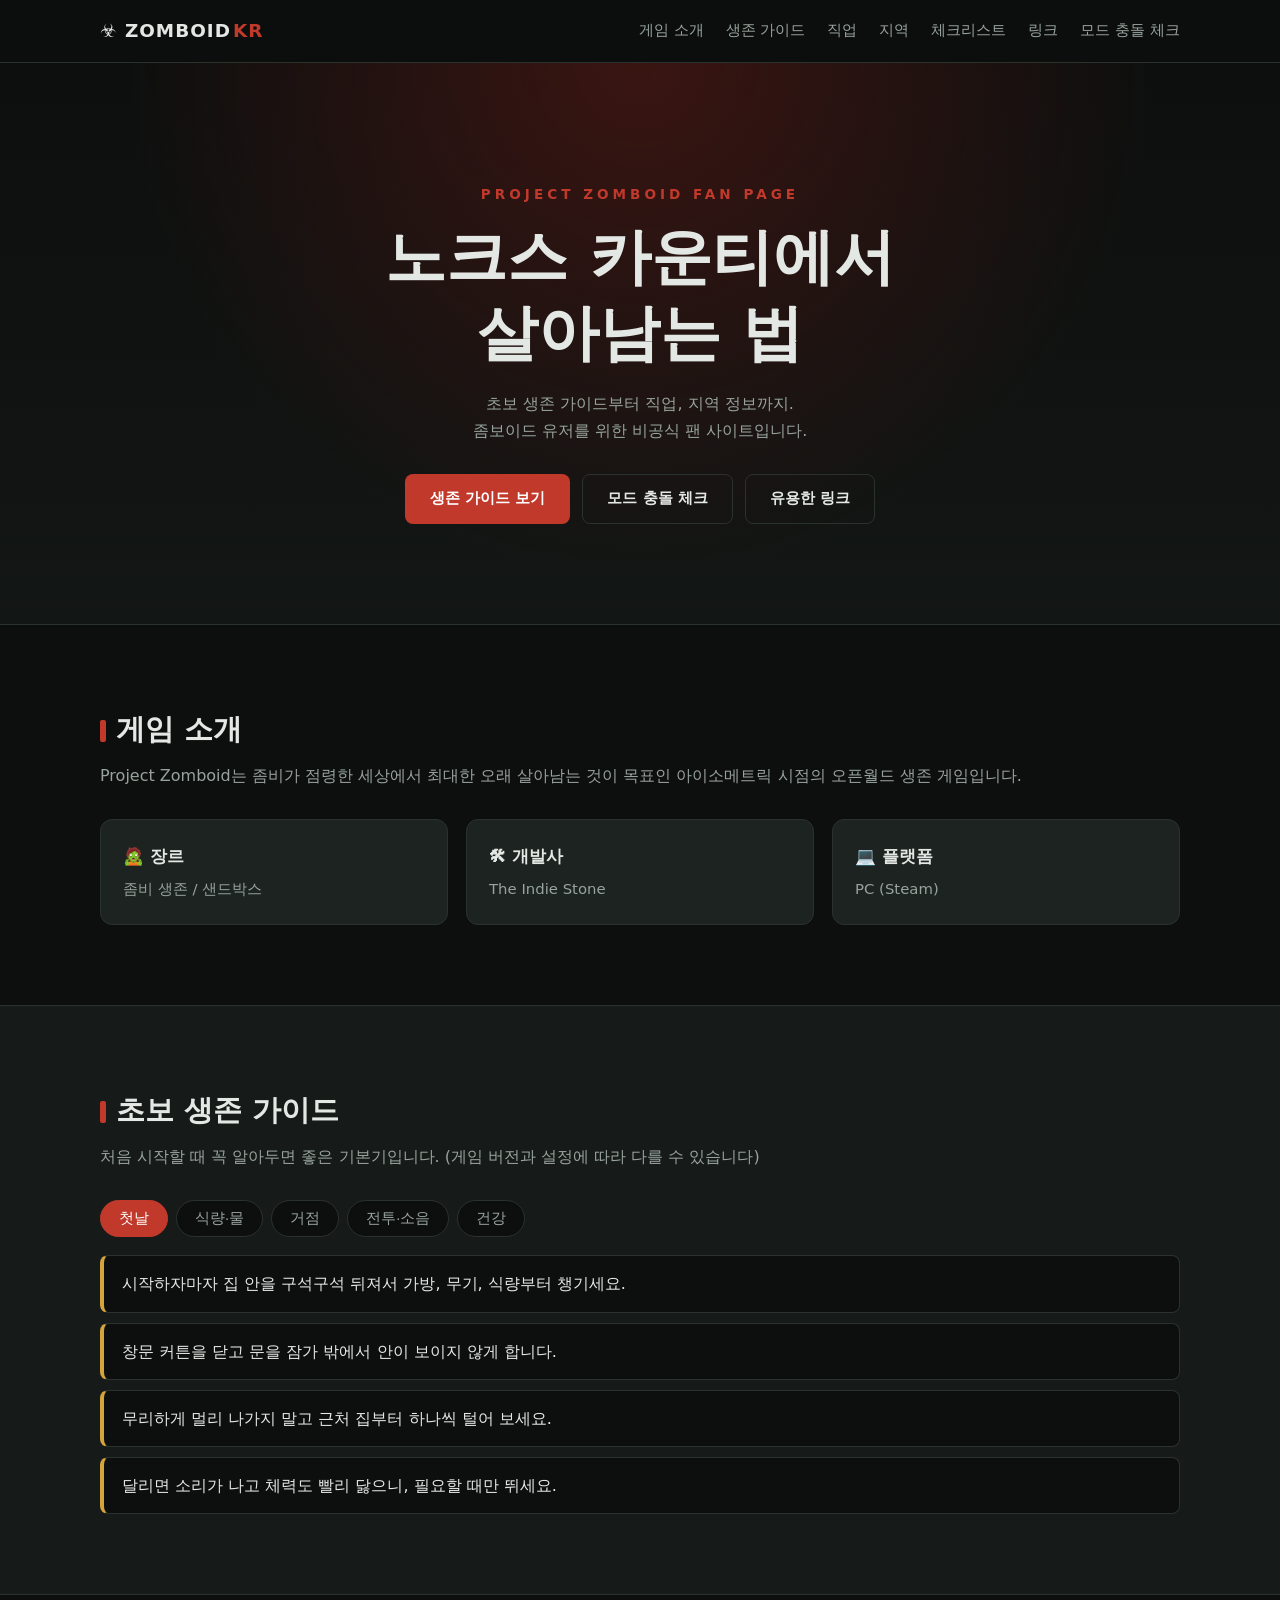
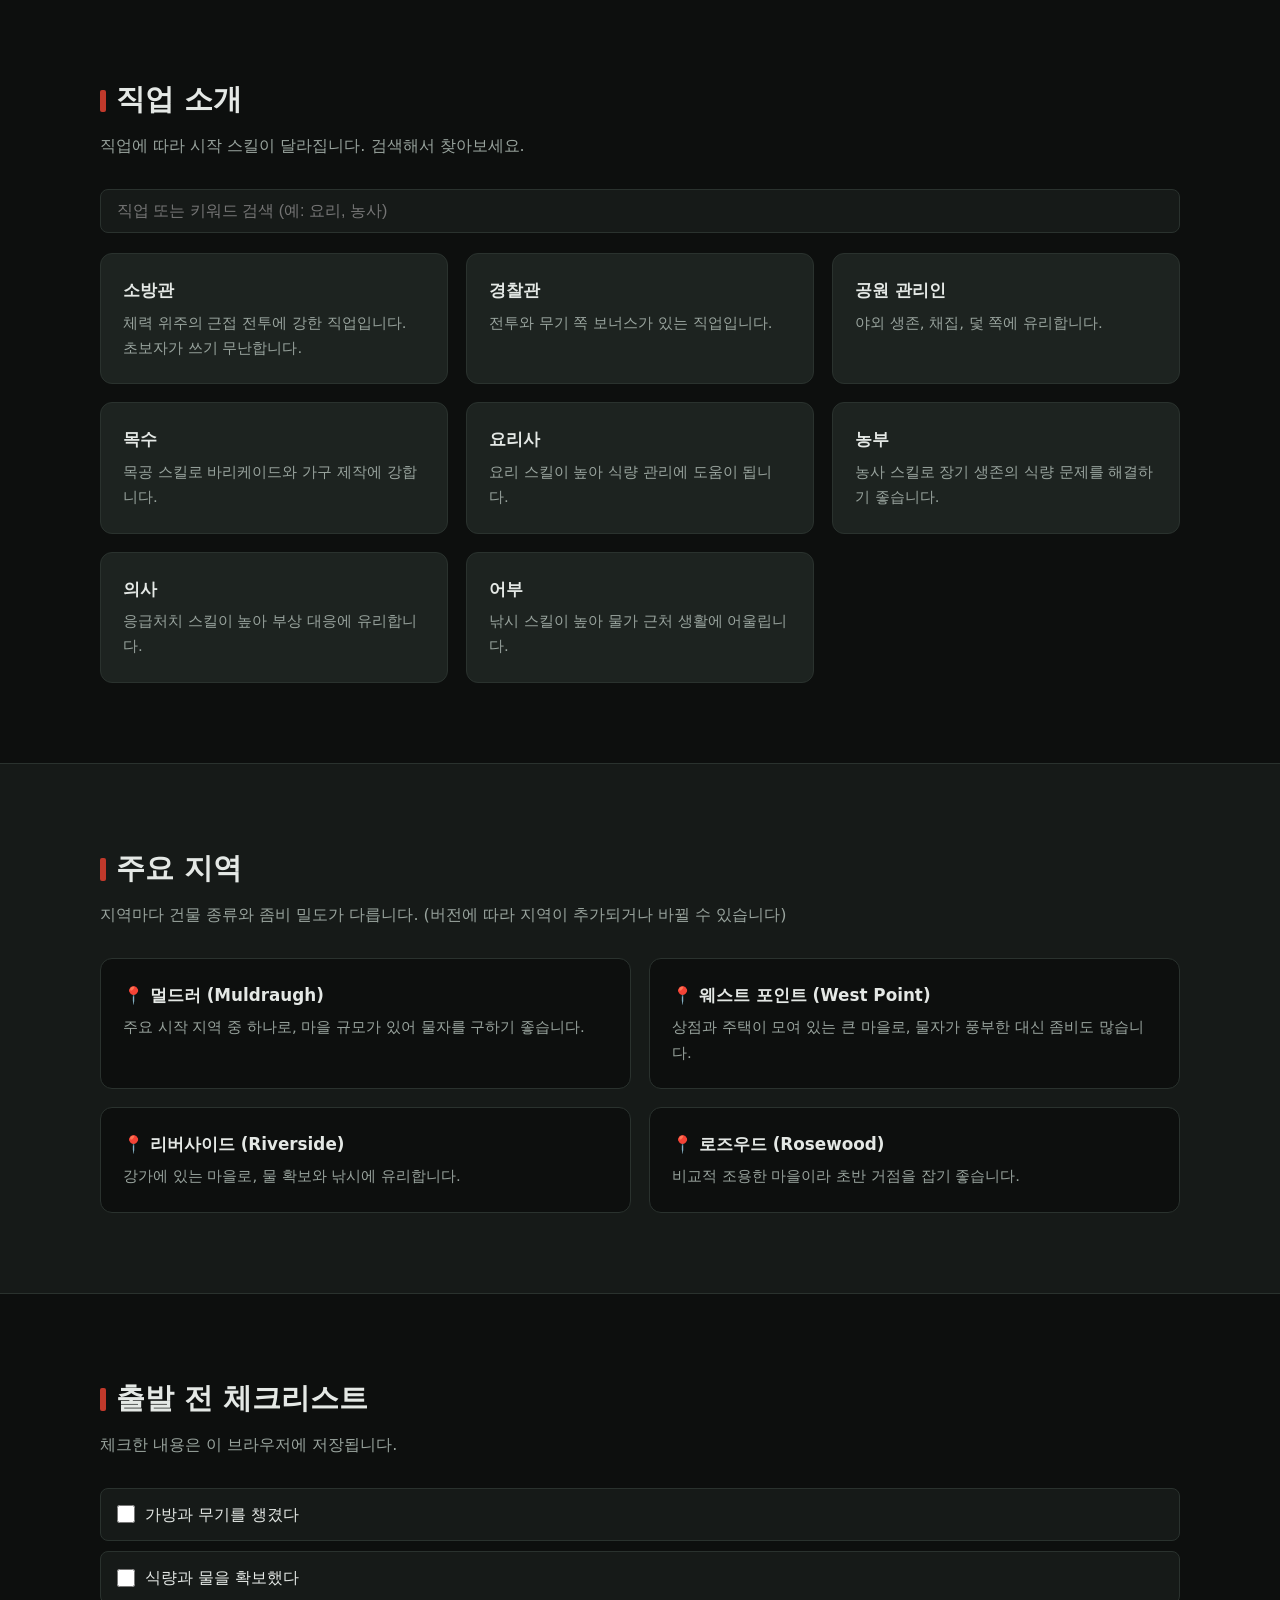
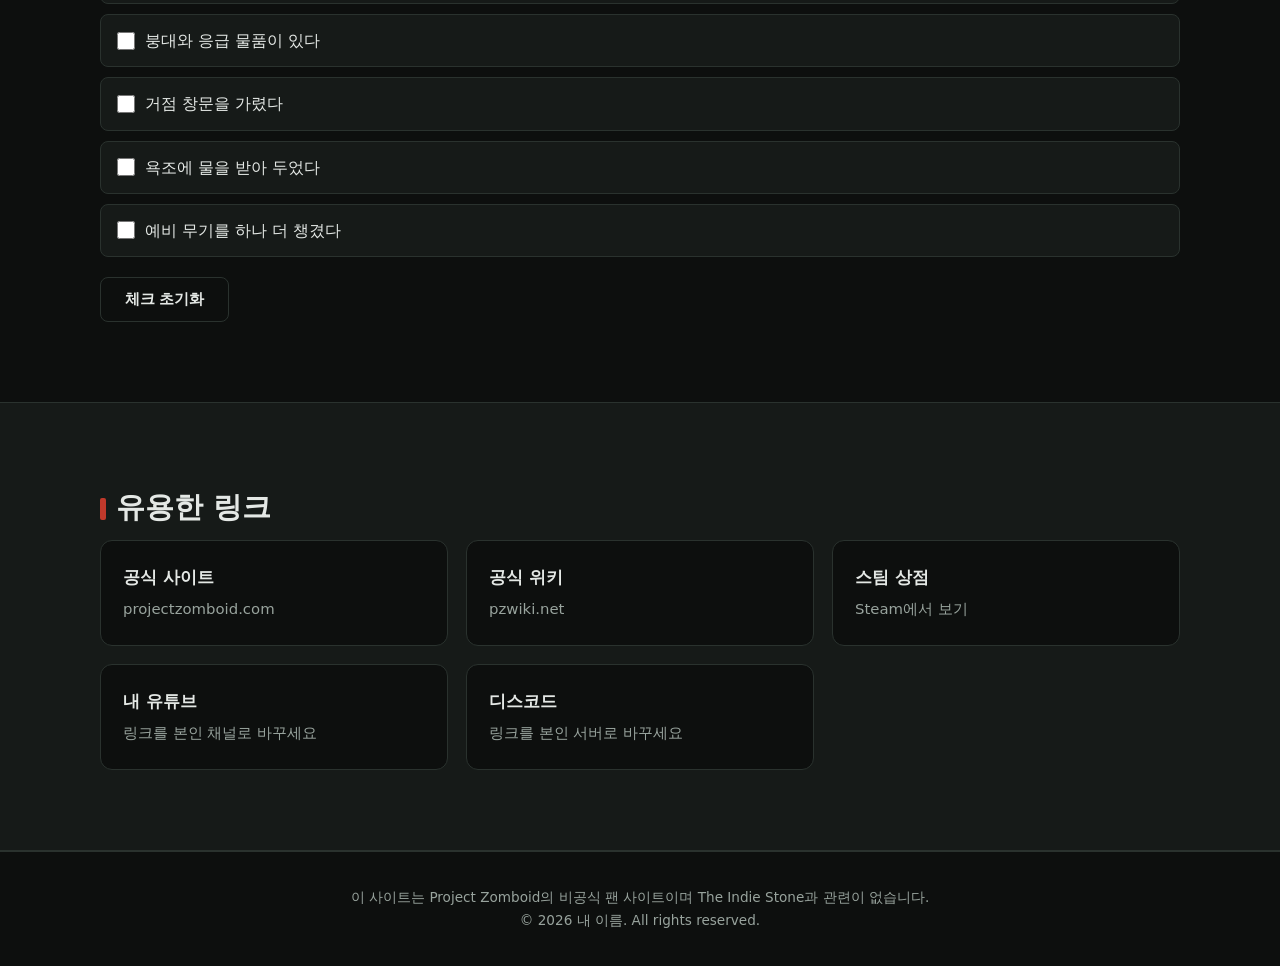
<file: index.html>
<!DOCTYPE html>
<html lang="ko">
<head>
  <meta charset="UTF-8">
  <meta name="viewport" content="width=device-width, initial-scale=1.0">
  <title>좀보이드 생존 가이드 | Project Zomboid Fan Page</title>
  <meta name="description" content="프로젝트 좀보이드 초보 생존 가이드, 직업 정보, 맵 소개, 유용한 링크 모음">
  <link rel="stylesheet" href="style.css">
</head>
<body>

  <!-- 상단 메뉴 -->
  <header class="site-header">
    <div class="container header-inner">
      <a href="#home" class="logo">☣ ZOMBOID<span>KR</span></a>
      <button id="menu-btn" aria-label="메뉴 열기">☰</button>
      <nav id="nav">
        <a href="#about">게임 소개</a>
        <a href="#guide">생존 가이드</a>
        <a href="#jobs">직업</a>
        <a href="#maps">지역</a>
        <a href="#checklist-section">체크리스트</a>
        <a href="#links">링크</a>
        <a href="checker.html">모드 충돌 체크</a>
      </nav>
    </div>
  </header>

  <main>
    <!-- 메인 배너 -->
    <section id="home" class="hero">
      <div class="container">
        <p class="hero-sub">PROJECT ZOMBOID FAN PAGE</p>
        <h1>노크스 카운티에서<br>살아남는 법</h1>
        <p class="hero-desc">초보 생존 가이드부터 직업, 지역 정보까지.<br>좀보이드 유저를 위한 비공식 팬 사이트입니다.</p>
        <div class="hero-btns">
          <a href="#guide" class="btn btn-primary">생존 가이드 보기</a>
          <a href="checker.html" class="btn btn-ghost">모드 충돌 체크</a>
          <a href="#links" class="btn btn-ghost">유용한 링크</a>
        </div>
      </div>
    </section>

    <!-- 게임 소개 -->
    <section id="about" class="section">
      <div class="container">
        <h2 class="section-title">게임 소개</h2>
        <p class="section-desc">Project Zomboid는 좀비가 점령한 세상에서 최대한 오래 살아남는 것이 목표인 아이소메트릭 시점의 오픈월드 생존 게임입니다.</p>
        <div class="grid grid-3">
          <article class="card">
            <h3>🧟 장르</h3>
            <p>좀비 생존 / 샌드박스</p>
          </article>
          <article class="card">
            <h3>🛠 개발사</h3>
            <p>The Indie Stone</p>
          </article>
          <article class="card">
            <h3>💻 플랫폼</h3>
            <p>PC (Steam)</p>
          </article>
        </div>
      </div>
    </section>

    <!-- 생존 가이드 (탭) -->
    <section id="guide" class="section section-alt">
      <div class="container">
        <h2 class="section-title">초보 생존 가이드</h2>
        <p class="section-desc">처음 시작할 때 꼭 알아두면 좋은 기본기입니다. (게임 버전과 설정에 따라 다를 수 있습니다)</p>

        <div class="tabs">
          <button class="tab-btn active" data-tab="tab-first">첫날</button>
          <button class="tab-btn" data-tab="tab-food">식량·물</button>
          <button class="tab-btn" data-tab="tab-base">거점</button>
          <button class="tab-btn" data-tab="tab-fight">전투·소음</button>
          <button class="tab-btn" data-tab="tab-health">건강</button>
        </div>

        <div id="tab-first" class="tab-panel active">
          <ul class="tip-list">
            <li>시작하자마자 집 안을 구석구석 뒤져서 가방, 무기, 식량부터 챙기세요.</li>
            <li>창문 커튼을 닫고 문을 잠가 밖에서 안이 보이지 않게 합니다.</li>
            <li>무리하게 멀리 나가지 말고 근처 집부터 하나씩 털어 보세요.</li>
            <li>달리면 소리가 나고 체력도 빨리 닳으니, 필요할 때만 뛰세요.</li>
          </ul>
        </div>

        <div id="tab-food" class="tab-panel">
          <ul class="tip-list">
            <li>시간이 지나면 수도와 전기가 끊깁니다. 끊기기 전에 욕조나 용기에 물을 받아 두세요.</li>
            <li>통조림 등 오래 가는 음식을 우선 챙기고, 상한 음식은 먹지 않습니다.</li>
            <li>정전이 되면 냉장고 음식이 상하니 빨리 먹을 것부터 소비하세요.</li>
            <li>장기적으로는 농사, 낚시, 사냥으로 식량을 확보해야 합니다.</li>
          </ul>
        </div>

        <div id="tab-base" class="tab-panel">
          <ul class="tip-list">
            <li>창문과 출입구가 적고 방어하기 쉬운 건물을 거점으로 고르세요.</li>
            <li>창문을 가려서 밖에서 불빛과 움직임이 보이지 않게 합니다.</li>
            <li>발전기는 소음이 크므로 좀비를 끌어들일 수 있다는 점을 기억하세요.</li>
            <li>창고 역할을 할 컨테이너(상자, 가방)를 한곳에 모아 정리하면 편합니다.</li>
          </ul>
        </div>

        <div id="tab-fight" class="tab-panel">
          <ul class="tip-list">
            <li>좀비 여러 마리를 한꺼번에 상대하지 마세요. 소리를 듣고 계속 몰려옵니다.</li>
            <li>유리창 깨기, 총소리, 발전기, 경보는 모두 좀비를 부르는 소음입니다.</li>
            <li>근접 무기는 내구도가 닳으니 예비 무기를 하나 더 들고 다니세요.</li>
            <li>기본 설정에서 좀비에게 물리는 것은 매우 위험합니다. 거리를 유지하세요.</li>
          </ul>
        </div>

        <div id="tab-health" class="tab-panel">
          <ul class="tip-list">
            <li>상처를 입으면 가능한 한 빨리 붕대를 감아 치료하세요.</li>
            <li>배고픔, 갈증, 피로, 우울감 같은 상태 아이콘을 수시로 확인하세요.</li>
            <li>무거운 짐을 너무 많이 들면 이동이 느려지고 지칩니다.</li>
            <li>쉬지 않고 오래 활동하면 피로가 쌓이니 안전한 곳에서 잠을 자세요.</li>
          </ul>
        </div>
      </div>
    </section>

    <!-- 직업 -->
    <section id="jobs" class="section">
      <div class="container">
        <h2 class="section-title">직업 소개</h2>
        <p class="section-desc">직업에 따라 시작 스킬이 달라집니다. 검색해서 찾아보세요.</p>
        <input type="search" id="job-search" class="search" placeholder="직업 또는 키워드 검색 (예: 요리, 농사)">

        <div class="grid grid-3" id="job-list">
          <article class="card job-card">
            <h3>소방관</h3>
            <p>체력 위주의 근접 전투에 강한 직업입니다. 초보자가 쓰기 무난합니다.</p>
          </article>
          <article class="card job-card">
            <h3>경찰관</h3>
            <p>전투와 무기 쪽 보너스가 있는 직업입니다.</p>
          </article>
          <article class="card job-card">
            <h3>공원 관리인</h3>
            <p>야외 생존, 채집, 덫 쪽에 유리합니다.</p>
          </article>
          <article class="card job-card">
            <h3>목수</h3>
            <p>목공 스킬로 바리케이드와 가구 제작에 강합니다.</p>
          </article>
          <article class="card job-card">
            <h3>요리사</h3>
            <p>요리 스킬이 높아 식량 관리에 도움이 됩니다.</p>
          </article>
          <article class="card job-card">
            <h3>농부</h3>
            <p>농사 스킬로 장기 생존의 식량 문제를 해결하기 좋습니다.</p>
          </article>
          <article class="card job-card">
            <h3>의사</h3>
            <p>응급처치 스킬이 높아 부상 대응에 유리합니다.</p>
          </article>
          <article class="card job-card">
            <h3>어부</h3>
            <p>낚시 스킬이 높아 물가 근처 생활에 어울립니다.</p>
          </article>
        </div>
        <p id="job-empty" class="empty-msg" hidden>검색 결과가 없습니다.</p>
      </div>
    </section>

    <!-- 지역 -->
    <section id="maps" class="section section-alt">
      <div class="container">
        <h2 class="section-title">주요 지역</h2>
        <p class="section-desc">지역마다 건물 종류와 좀비 밀도가 다릅니다. (버전에 따라 지역이 추가되거나 바뀔 수 있습니다)</p>
        <div class="grid grid-2">
          <article class="card">
            <h3>📍 멀드러 (Muldraugh)</h3>
            <p>주요 시작 지역 중 하나로, 마을 규모가 있어 물자를 구하기 좋습니다.</p>
          </article>
          <article class="card">
            <h3>📍 웨스트 포인트 (West Point)</h3>
            <p>상점과 주택이 모여 있는 큰 마을로, 물자가 풍부한 대신 좀비도 많습니다.</p>
          </article>
          <article class="card">
            <h3>📍 리버사이드 (Riverside)</h3>
            <p>강가에 있는 마을로, 물 확보와 낚시에 유리합니다.</p>
          </article>
          <article class="card">
            <h3>📍 로즈우드 (Rosewood)</h3>
            <p>비교적 조용한 마을이라 초반 거점을 잡기 좋습니다.</p>
          </article>
        </div>
      </div>
    </section>

    <!-- 체크리스트 -->
    <section id="checklist-section" class="section">
      <div class="container">
        <h2 class="section-title">출발 전 체크리스트</h2>
        <p class="section-desc">체크한 내용은 이 브라우저에 저장됩니다.</p>
        <ul id="checklist" class="checklist">
          <li><label><input type="checkbox" id="c1"> 가방과 무기를 챙겼다</label></li>
          <li><label><input type="checkbox" id="c2"> 식량과 물을 확보했다</label></li>
          <li><label><input type="checkbox" id="c3"> 붕대와 응급 물품이 있다</label></li>
          <li><label><input type="checkbox" id="c4"> 거점 창문을 가렸다</label></li>
          <li><label><input type="checkbox" id="c5"> 욕조에 물을 받아 두었다</label></li>
          <li><label><input type="checkbox" id="c6"> 예비 무기를 하나 더 챙겼다</label></li>
        </ul>
        <button id="reset-check" class="btn btn-ghost">체크 초기화</button>
      </div>
    </section>

    <!-- 링크 -->
    <section id="links" class="section section-alt">
      <div class="container">
        <h2 class="section-title">유용한 링크</h2>
        <div class="grid grid-3">
          <a class="card link-card" href="https://projectzomboid.com" target="_blank" rel="noopener">
            <h3>공식 사이트</h3>
            <p>projectzomboid.com</p>
          </a>
          <a class="card link-card" href="https://pzwiki.net" target="_blank" rel="noopener">
            <h3>공식 위키</h3>
            <p>pzwiki.net</p>
          </a>
          <a class="card link-card" href="https://store.steampowered.com/app/108600" target="_blank" rel="noopener">
            <h3>스팀 상점</h3>
            <p>Steam에서 보기</p>
          </a>
          <!-- 아래 링크는 본인 것으로 바꾸세요 -->
          <a class="card link-card" href="https://www.youtube.com/" target="_blank" rel="noopener">
            <h3>내 유튜브</h3>
            <p>링크를 본인 채널로 바꾸세요</p>
          </a>
          <a class="card link-card" href="https://discord.com/" target="_blank" rel="noopener">
            <h3>디스코드</h3>
            <p>링크를 본인 서버로 바꾸세요</p>
          </a>
        </div>
      </div>
    </section>
  </main>

  <footer class="site-footer">
    <div class="container">
      <p>이 사이트는 Project Zomboid의 비공식 팬 사이트이며 The Indie Stone과 관련이 없습니다.</p>
      <p>© <span id="year"></span> 내 이름. All rights reserved.</p>
    </div>
  </footer>

  <button id="to-top" aria-label="맨 위로">↑</button>

  <script src="script.js"></script>
</body>
</html>
</file>
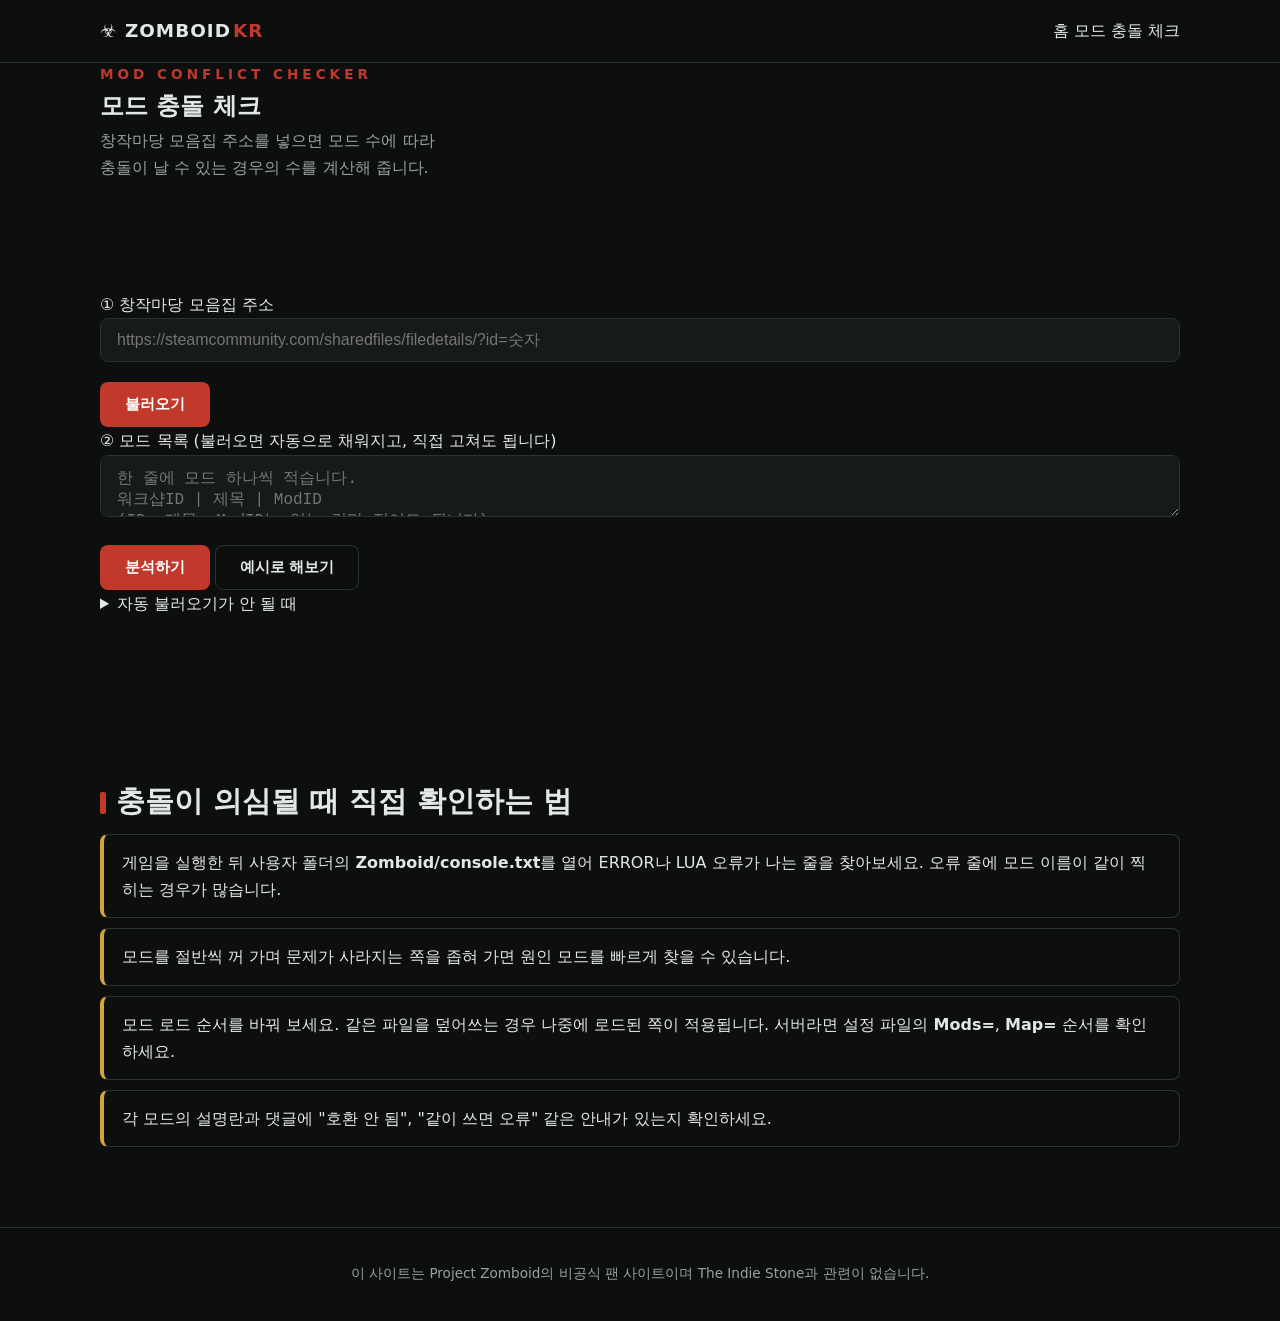
<file: checker.html>
<!DOCTYPE html>
<html lang="ko">
<head>
  <meta charset="UTF-8">
  <meta name="viewport" content="width=device-width, initial-scale=1.0">
  <title>모드 충돌 체크 | 좀보이드 생존 가이드</title>
  <meta name="description" content="창작마당 모음집의 모드 목록으로 충돌 가능한 경우의 수를 계산합니다">
  <link rel="stylesheet" href="style.css">
</head>
<body>

  <header class="site-header">
    <div class="container header-inner">
      <a href="index.html" class="logo">☣ ZOMBOID<span>KR</span></a>
      <nav class="simple-nav">
        <a href="index.html">홈</a>
        <a href="checker.html">모드 충돌 체크</a>
      </nav>
    </div>
  </header>

  <main>
    <section class="page-head">
      <div class="container">
        <p class="hero-sub">MOD CONFLICT CHECKER</p>
        <h1>모드 충돌 체크</h1>
        <p class="hero-desc">창작마당 모음집 주소를 넣으면 모드 수에 따라<br>충돌이 날 수 있는 경우의 수를 계산해 줍니다.</p>
      </div>
    </section>

    <section class="section">
      <div class="container">

        <p class="step-label">① 창작마당 모음집 주소</p>
        <div class="input-row">
          <input type="text" id="collection-url" class="search" placeholder="https://steamcommunity.com/sharedfiles/filedetails/?id=숫자">
          <button id="load-btn" class="btn btn-primary">불러오기</button>
        </div>
        <p id="status" class="status" hidden></p>

        <p class="step-label">② 모드 목록 (불러오면 자동으로 채워지고, 직접 고쳐도 됩니다)</p>
        <textarea id="mod-text" class="search" placeholder="한 줄에 모드 하나씩 적습니다.&#10;워크샵ID | 제목 | ModID&#10;(ID, 제목, ModID는 있는 것만 적어도 됩니다)&#10;&#10;예) 1234567890 | Example Vehicle Pack | ExampleCars"></textarea>
        <div class="btn-row">
          <button id="analyze-btn" class="btn btn-primary">분석하기</button>
          <button id="sample-btn" class="btn btn-ghost">예시로 해보기</button>
        </div>

        <details id="fallback" class="fallback">
          <summary>자동 불러오기가 안 될 때</summary>
          <ol>
            <li>브라우저에서 창작마당 모음집 페이지를 엽니다.</li>
            <li>키보드로 <b>Ctrl + U</b>를 누릅니다. (맥: Option + Command + U) 소스 보기 창이 열립니다.</li>
            <li><b>Ctrl + A</b>로 전체 선택, <b>Ctrl + C</b>로 복사합니다.</li>
            <li>위 ② 칸에 붙여넣고 <b>분석하기</b>를 누르면 모드 목록을 자동으로 뽑아냅니다.</li>
          </ol>
        </details>
      </div>
    </section>

    <section id="result" class="section section-alt" hidden>
      <div class="container">
        <h2 class="section-title">분석 결과</h2>
        <div id="result-body"></div>
      </div>
    </section>

    <section class="section">
      <div class="container">
        <h2 class="section-title">충돌이 의심될 때 직접 확인하는 법</h2>
        <ul class="tip-list">
          <li>게임을 실행한 뒤 사용자 폴더의 <b>Zomboid/console.txt</b>를 열어 ERROR나 LUA 오류가 나는 줄을 찾아보세요. 오류 줄에 모드 이름이 같이 찍히는 경우가 많습니다.</li>
          <li>모드를 절반씩 꺼 가며 문제가 사라지는 쪽을 좁혀 가면 원인 모드를 빠르게 찾을 수 있습니다.</li>
          <li>모드 로드 순서를 바꿔 보세요. 같은 파일을 덮어쓰는 경우 나중에 로드된 쪽이 적용됩니다. 서버라면 설정 파일의 <b>Mods=</b>, <b>Map=</b> 순서를 확인하세요.</li>
          <li>각 모드의 설명란과 댓글에 "호환 안 됨", "같이 쓰면 오류" 같은 안내가 있는지 확인하세요.</li>
        </ul>
      </div>
    </section>
  </main>

  <footer class="site-footer">
    <div class="container">
      <p>이 사이트는 Project Zomboid의 비공식 팬 사이트이며 The Indie Stone과 관련이 없습니다.</p>
    </div>
  </footer>

  <script src="rules.js"></script>
  <script src="checker.js"></script>
</body>
</html>
</file>
<file: style.css>
:root {
  --bg: #0d0f0e;
  --panel: #161a18;
  --panel-2: #1d2320;
  --line: #2a322e;
  --text: #e4e8e5;
  --muted: #98a39d;
  --accent: #c0392b;
  --accent-2: #d4a53a;
}

* { box-sizing: border-box; margin: 0; padding: 0; }
[hidden] { display: none !important; }
html { scroll-behavior: smooth; scroll-padding-top: 70px; }

body {
  font-family: system-ui, -apple-system, "Malgun Gothic", "Apple SD Gothic Neo", sans-serif;
  background: var(--bg);
  color: var(--text);
  line-height: 1.7;
}

a { color: inherit; text-decoration: none; }
.container { width: min(1080px, 92%); margin: 0 auto; }

/* 헤더 */
.site-header {
  position: sticky; top: 0; z-index: 50;
  background: rgba(13, 15, 14, 0.9);
  backdrop-filter: blur(8px);
  border-bottom: 1px solid var(--line);
}
.header-inner {
  display: flex; align-items: center; justify-content: space-between;
  height: 62px;
}
.logo { font-weight: 800; letter-spacing: 1px; font-size: 1.15rem; }
.logo span { color: var(--accent); margin-left: 2px; }
#nav { display: flex; gap: 22px; }
#nav a { color: var(--muted); font-size: 0.95rem; transition: color 0.2s; }
#nav a:hover { color: var(--text); }
#menu-btn {
  display: none; background: none; border: 1px solid var(--line);
  color: var(--text); font-size: 1.2rem; padding: 4px 10px; border-radius: 6px; cursor: pointer;
}

/* 메인 배너 */
.hero {
  padding: 120px 0 100px;
  text-align: center;
  background:
    radial-gradient(circle at 50% 0%, #3a1512 0%, transparent 60%),
    linear-gradient(#0d0f0e, #121614);
  border-bottom: 1px solid var(--line);
}
.hero-sub { color: var(--accent); letter-spacing: 4px; font-size: 0.85rem; font-weight: 700; }
.hero h1 { font-size: clamp(2.2rem, 6vw, 3.8rem); line-height: 1.25; margin: 14px 0 18px; }
.hero-desc { color: var(--muted); margin-bottom: 30px; }
.hero-btns { display: flex; gap: 12px; justify-content: center; flex-wrap: wrap; }

.btn {
  display: inline-block; padding: 11px 24px; border-radius: 8px;
  font-weight: 600; cursor: pointer; border: 1px solid transparent;
  font-size: 0.95rem; transition: 0.2s;
}
.btn-primary { background: var(--accent); color: #fff; }
.btn-primary:hover { background: #a82f23; }
.btn-ghost { background: transparent; color: var(--text); border-color: var(--line); }
.btn-ghost:hover { border-color: var(--accent); color: var(--accent); }

/* 섹션 공통 */
.section { padding: 80px 0; }
.section-alt { background: var(--panel); border-top: 1px solid var(--line); border-bottom: 1px solid var(--line); }
.section-title { font-size: 1.8rem; margin-bottom: 8px; }
.section-title::before { content: ""; display: inline-block; width: 6px; height: 1.4rem; background: var(--accent); margin-right: 10px; vertical-align: -3px; border-radius: 2px; }
.section-desc { color: var(--muted); margin-bottom: 30px; }

/* 카드 */
.grid { display: grid; gap: 18px; }
.grid-2 { grid-template-columns: repeat(2, 1fr); }
.grid-3 { grid-template-columns: repeat(3, 1fr); }
.card {
  background: var(--panel-2);
  border: 1px solid var(--line);
  border-radius: 12px;
  padding: 22px;
  transition: transform 0.2s, border-color 0.2s;
}
.card:hover { transform: translateY(-3px); border-color: var(--accent); }
.card h3 { margin-bottom: 6px; font-size: 1.05rem; }
.card p { color: var(--muted); font-size: 0.93rem; }
.section-alt .card { background: var(--bg); }

/* 탭 */
.tabs { display: flex; flex-wrap: wrap; gap: 8px; margin-bottom: 18px; }
.tab-btn {
  background: var(--bg); color: var(--muted);
  border: 1px solid var(--line); border-radius: 999px;
  padding: 8px 18px; cursor: pointer; font-size: 0.93rem; transition: 0.2s;
}
.tab-btn:hover { color: var(--text); }
.tab-btn.active { background: var(--accent); color: #fff; border-color: var(--accent); }
.tab-panel { display: none; }
.tab-panel.active { display: block; }
.tip-list { list-style: none; display: grid; gap: 10px; }
.tip-list li {
  background: var(--bg); border: 1px solid var(--line); border-left: 4px solid var(--accent-2);
  padding: 14px 18px; border-radius: 8px;
}

/* 검색 */
.search {
  width: 100%; padding: 12px 16px; margin-bottom: 20px;
  background: var(--panel); color: var(--text);
  border: 1px solid var(--line); border-radius: 8px; font-size: 1rem;
}
.search:focus { outline: none; border-color: var(--accent); }
.empty-msg { color: var(--muted); text-align: center; padding: 20px 0; }

/* 체크리스트 */
.checklist { list-style: none; display: grid; gap: 10px; margin-bottom: 20px; }
.checklist li {
  background: var(--panel); border: 1px solid var(--line);
  border-radius: 8px; padding: 12px 16px;
}
.checklist label { cursor: pointer; display: flex; gap: 10px; align-items: center; }
.checklist input { width: 18px; height: 18px; accent-color: var(--accent); }
.checklist input:checked + * { text-decoration: line-through; }

/* 링크 카드 */
.link-card { display: block; }

/* 푸터 */
.site-footer {
  padding: 34px 0; text-align: center; color: var(--muted);
  font-size: 0.85rem; border-top: 1px solid var(--line);
}

/* 맨 위로 버튼 */
#to-top {
  position: fixed; right: 20px; bottom: 20px;
  width: 44px; height: 44px; border-radius: 50%;
  background: var(--accent); color: #fff; border: none;
  font-size: 1.2rem; cursor: pointer; display: none;
}
#to-top.show { display: block; }

/* 모바일 */
@media (max-width: 760px) {
  #menu-btn { display: block; }
  #nav {
    display: none; position: absolute; top: 62px; left: 0; right: 0;
    flex-direction: column; gap: 0;
    background: var(--panel); border-bottom: 1px solid var(--line);
  }
  #nav.open { display: flex; }
  #nav a { padding: 14px 4%; border-top: 1px solid var(--line); }
  .grid-2, .grid-3 { grid-template-columns: 1fr; }
  .hero { padding: 80px 0 70px; }
  /* ===== 모드 충돌 체크 페이지 ===== */
.simple-nav { display: flex; gap: 22px; }
.simple-nav a { color: var(--muted); font-size: 0.95rem; transition: color 0.2s; }
.simple-nav a:hover { color: var(--text); }

.page-head {
  padding: 70px 0 50px; text-align: center;
  background: radial-gradient(circle at 50% 0%, #3a1512 0%, transparent 60%), #0d0f0e;
  border-bottom: 1px solid var(--line);
}
.page-head h1 { font-size: clamp(1.8rem, 5vw, 2.8rem); margin: 10px 0 12px; }
.page-head .hero-desc { margin-bottom: 0; }

.step-label { margin: 26px 0 8px; font-weight: 700; }
.step-label:first-child { margin-top: 0; }
.input-row { display: flex; gap: 10px; }
.input-row .search { margin-bottom: 0; flex: 1; }
textarea.search {
  min-height: 190px; resize: vertical;
  font-family: ui-monospace, Consolas, monospace; font-size: 0.88rem; margin-bottom: 14px;
}
.btn-row { display: flex; gap: 10px; flex-wrap: wrap; }

.status {
  margin-top: 12px; padding: 10px 14px; border-radius: 8px;
  border: 1px solid var(--line); font-size: 0.93rem;
}
.status.info { color: var(--accent-2); }
.status.ok { color: #6fcf8a; border-color: #2d5a3b; }
.status.error { color: #ff8a7a; border-color: #6b2a22; }

.fallback {
  margin-top: 18px; background: var(--panel);
  border: 1px solid var(--line); border-radius: 8px; padding: 12px 16px;
}
.fallback summary { cursor: pointer; color: var(--accent-2); }
.fallback ol { margin: 12px 0 0 20px; color: var(--muted); font-size: 0.93rem; }

.result-block { margin-top: 30px; }
.result-title { font-size: 1.2rem; margin-bottom: 12px; }
.card .stat-value { font-size: 1.9rem; font-weight: 800; color: var(--text); line-height: 1.3; }
.card .stat-sub { font-size: 0.82rem; }

.badge {
  display: inline-block; padding: 2px 10px; border-radius: 999px;
  font-size: 0.75rem; font-weight: 700; margin-left: 8px; vertical-align: 2px;
}
.badge.high { background: #5a1e18; color: #ff9d8f; }
.badge.mid { background: #5a4616; color: #f0cd75; }
.badge.low { background: #1f3a2a; color: #86d6a0; }

.finding-list { list-style: none; display: grid; gap: 8px; }
.finding-list li {
  padding: 12px 16px; border-radius: 8px; background: var(--bg);
  border: 1px solid var(--line); border-left: 4px solid var(--accent);
}
.finding-list li.info { border-left-color: var(--accent-2); color: var(--muted); }

.cat-card p + p { margin-top: 6px; }
.cat-card summary { cursor: pointer; color: var(--accent-2); margin-top: 10px; font-size: 0.9rem; }
.member-list { margin: 10px 0 0 20px; color: var(--muted); font-size: 0.9rem; max-height: 220px; overflow: auto; }

.disclaimer { margin-top: 30px; color: var(--muted); font-size: 0.88rem; }

@media (max-width: 760px) {
  .input-row { flex-direction: column; }
}
  .section { padding: 56px 0; }
}
</file>
